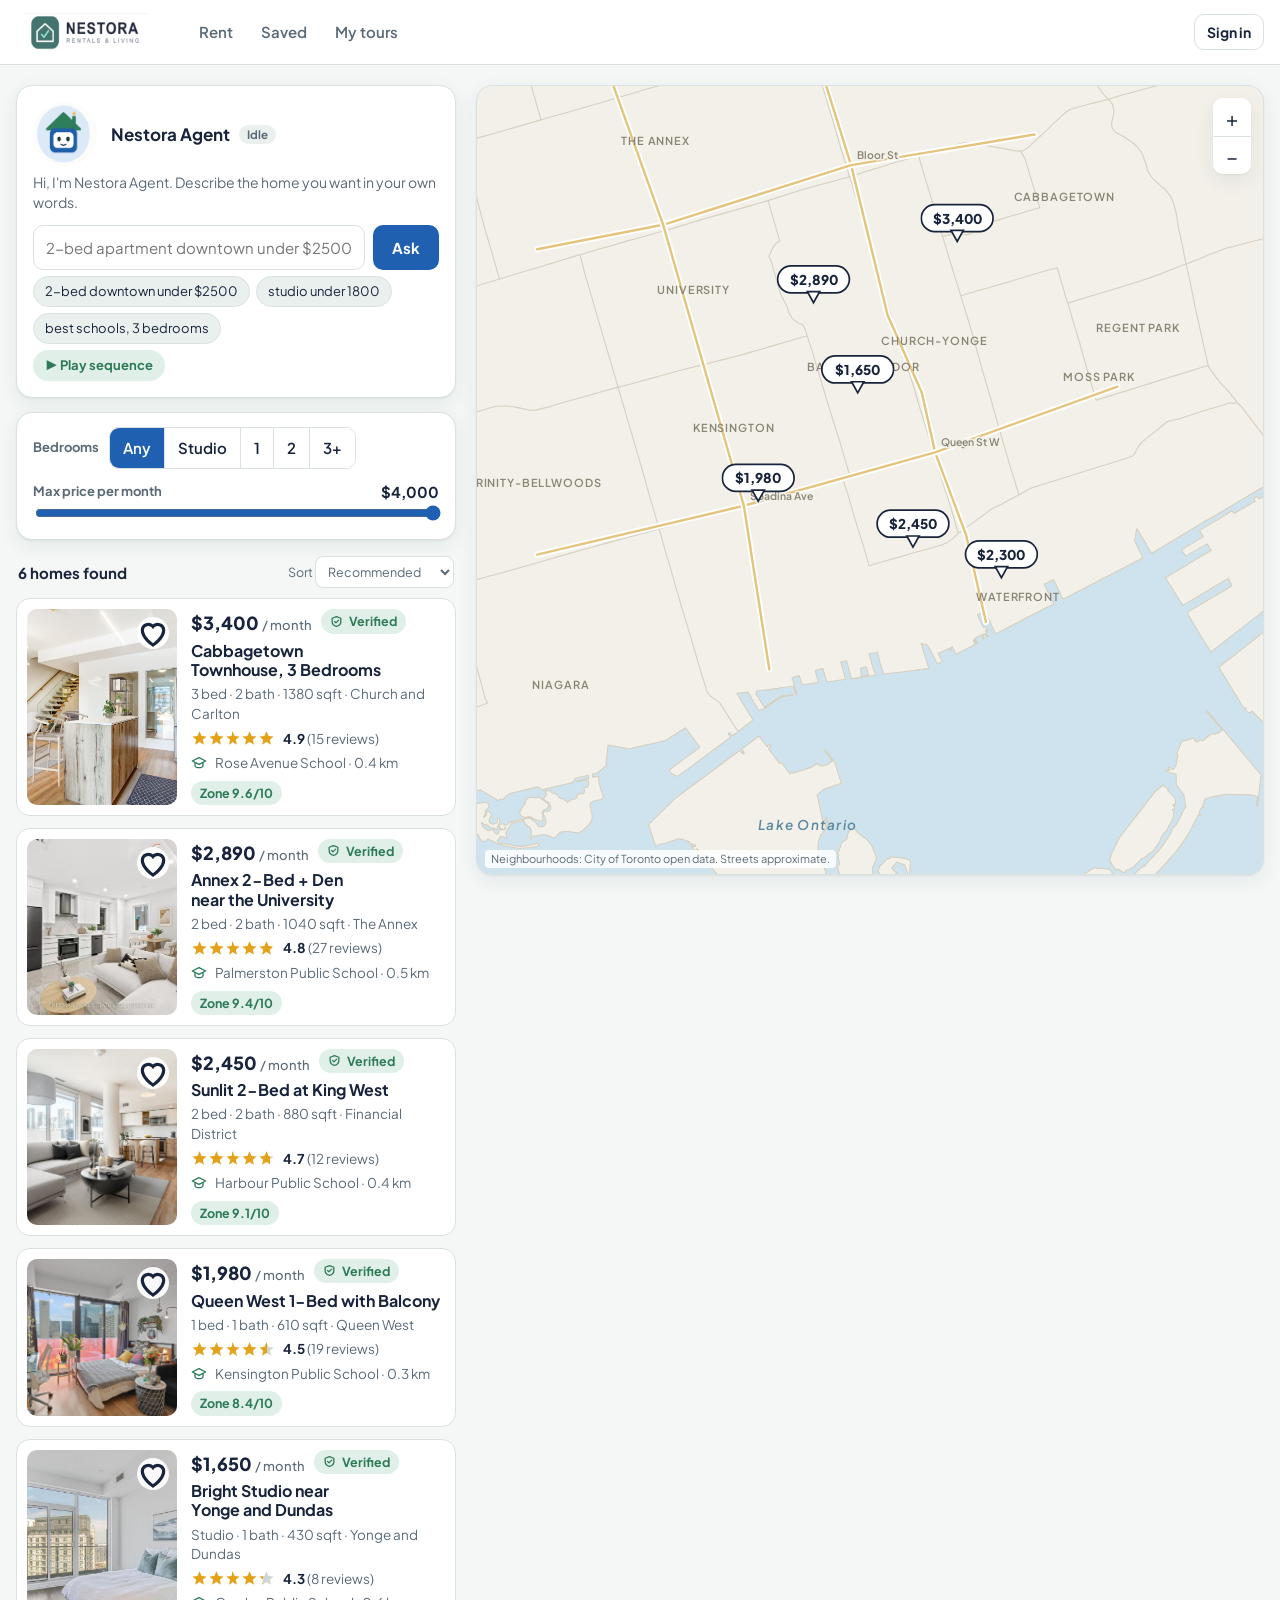
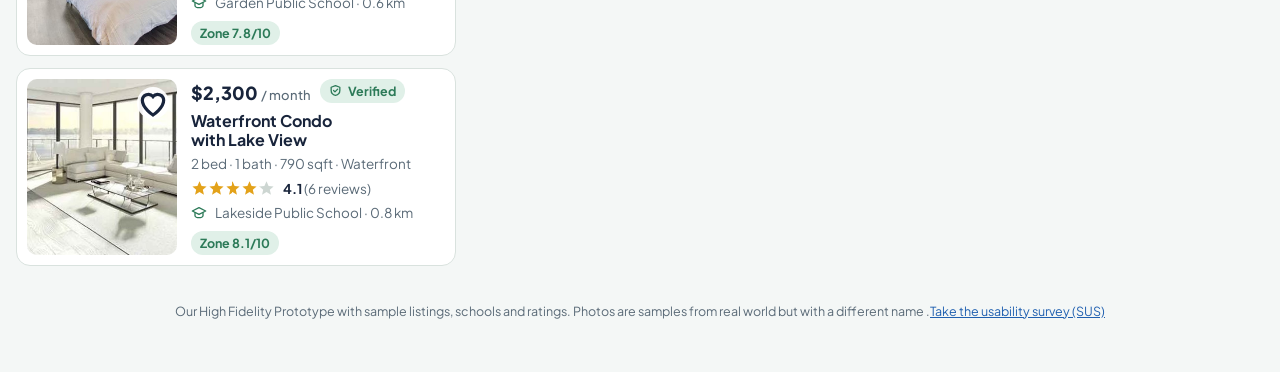
<file: index.html>
<!doctype html>
<html lang="en">
<head>
<meta charset="utf-8">
<meta name="viewport" content="width=device-width,initial-scale=1,viewport-fit=cover">
<title>Nestora</title>
<link rel="preconnect" href="https://fonts.googleapis.com">
<link rel="preconnect" href="https://fonts.gstatic.com" crossorigin>
<link rel="stylesheet" href="https://fonts.googleapis.com/css2?family=Plus+Jakarta+Sans:wght@400;500;600;700;800&display=swap">
<link rel="stylesheet" href="css/style.css">

</head>
<body>
<svg width="0" height="0" style="position:absolute" aria-hidden="true"><defs><g id="basemap"></g></defs></svg>
<header class="top"><div class="wrap">
  <button class="logo" id="logo" aria-label="Nestora home"><img src="assets/logo.png" alt="Nestora Rentals and Living"></button>
  <nav class="nav" aria-label="Main"><a href="#home">Rent</a><a href="#saved" data-saved>Saved</a><a href="#tours" data-tours>My tours</a></nav>
  <div class="spacer"></div>
  <button class="btn ghost sm" id="signin">Sign in</button>
</div></header>
<main class="wrap" id="app"></main>
<div id="layer"></div>
<button class="btn ghost sm tbtn" id="tbtn" aria-label="Open facilitator panel" hidden>Test mode</button>
<section id="tpanel" aria-label="Facilitator panel" hidden></section>
<script src="js/map-data.js"></script>
<script src="js/data.js"></script>
<script src="js/store.js"></script>
<script src="js/util.js"></script>
<script src="js/db.js"></script>
<script src="js/home.js"></script>
<script src="js/agent.js"></script>
<script src="js/property.js"></script>
<script src="js/booking.js"></script>
<script src="js/pages.js"></script>
<script src="js/test.js"></script>
<script src="js/intro.js"></script>
<script src="js/app.js"></script>
</body>
</html>
</file>
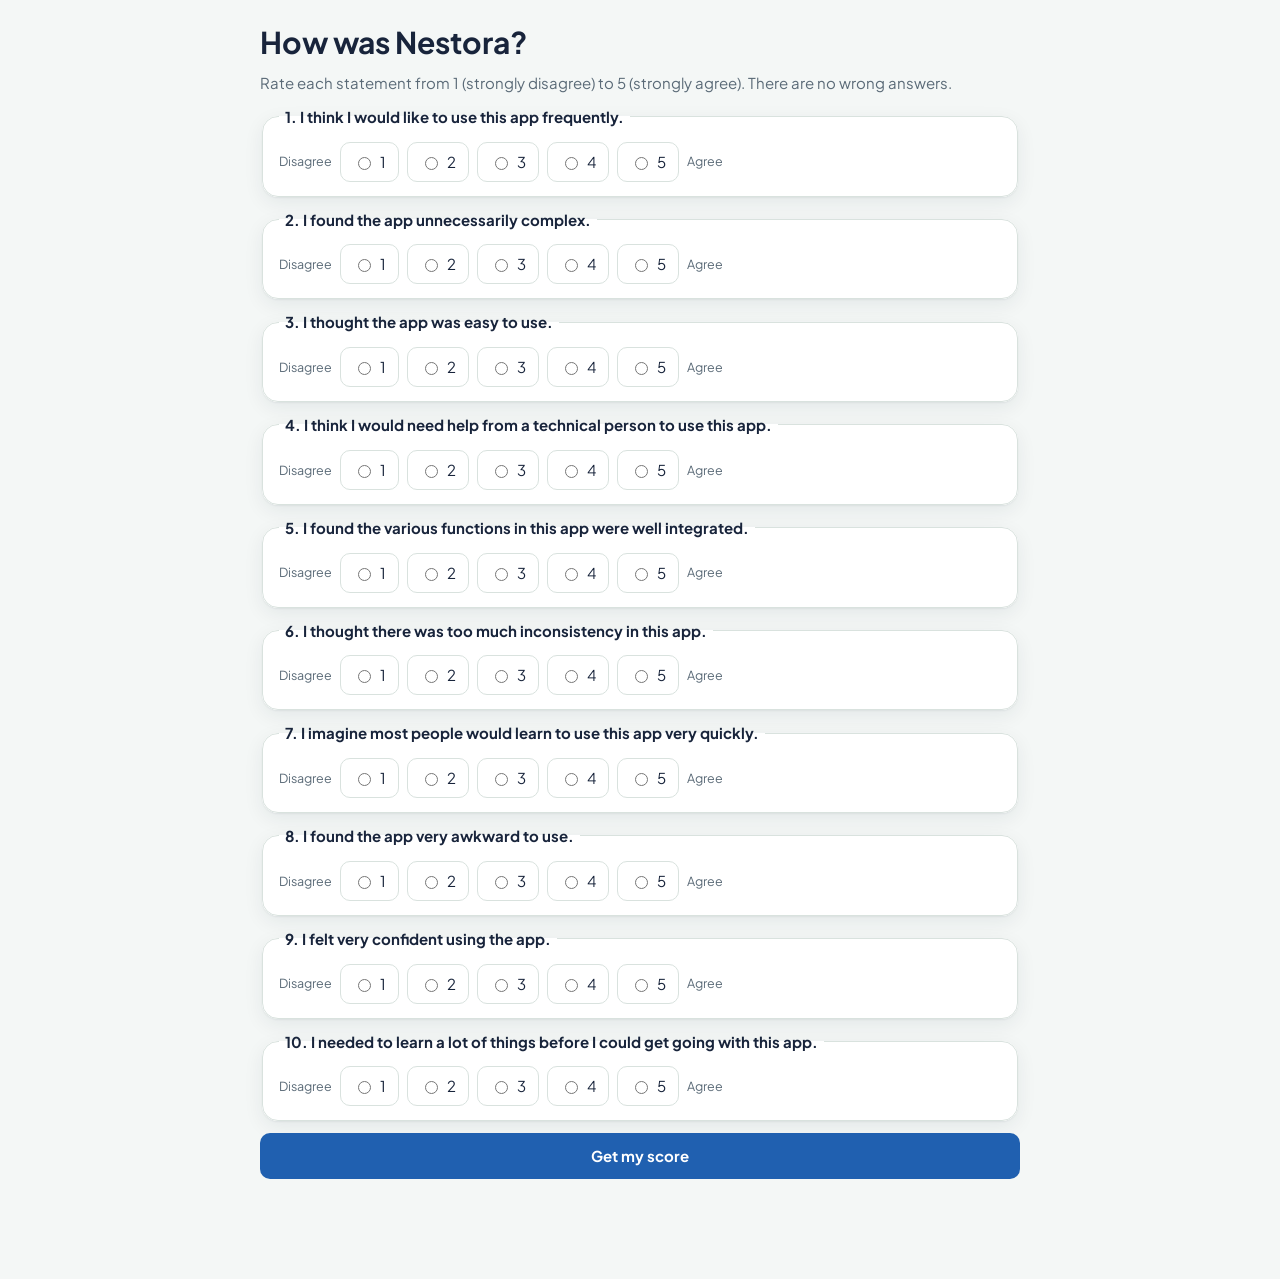
<file: sus.html>
<!doctype html>
<html lang="en">
<head>
<meta charset="utf-8">
<meta name="viewport" content="width=device-width,initial-scale=1">
<title>Nestora usability questionnaire</title>

<!-- Font (Plus Jakarta Sans from Google Fonts) and the shared colours and buttons from the main app -->
<link rel="stylesheet" href="https://fonts.googleapis.com/css2?family=Plus+Jakarta+Sans:wght@400;600;800&display=swap">
<link rel="stylesheet" href="css/style.css">

<style>
  /* One question box: padding, and a small gap between its parts */
  .q { padding: 14px 16px; display: grid; gap: 8px; }

  /* The row of 1-5 answer choices; it wraps onto a new line on small screens */
  .scale { display: flex; gap: 8px; flex-wrap: wrap; align-items: center; }

  /* Each answer is a bordered, clickable pill */
  .scale label { display: flex; gap: 6px; align-items: center; border: 1.5px solid var(--line); border-radius: 10px; padding: 8px 12px; cursor: pointer; min-height: 40px; }

  /* Colour of the round radio button */
  .scale input { accent-color: var(--action); }

  /* Centre the page and limit its width so the text is easy to read */
  main { max-width: 760px; margin: 0 auto; padding: 24px 0 60px; display: grid; gap: 12px; }
</style>
</head>

<body>
<main>
  <h1>How was Nestora?</h1>
  <p style="margin:0;color:var(--muted)">Rate each statement from 1 (strongly disagree) to 5 (strongly agree). There are no wrong answers.</p>

  <!-- The questions are added here by the script below -->
  <form id="f" class="grid" style="display:grid;gap:12px"></form>

  <button class="btn" id="go">Get my score</button>

  <!-- The score appears here after the button is clicked; hidden until then -->
  <div id="out" class="panel" style="padding:18px" hidden></div>
</main>

<script>
  /* The 10 statements of the System Usability Scale (SUS).
     Odd-numbered ones (1, 3, 5, 7, 9) are positive; even-numbered ones (2, 4, 6, 8, 10) are negative. */
  var Q = [
    "I think I would like to use this app frequently.",
    "I found the app unnecessarily complex.",
    "I thought the app was easy to use.",
    "I think I would need help from a technical person to use this app.",
    "I found the various functions in this app were well integrated.",
    "I thought there was too much inconsistency in this app.",
    "I imagine most people would learn to use this app very quickly.",
    "I found the app very awkward to use.",
    "I felt very confident using the app.",
    "I needed to learn a lot of things before I could get going with this app."
  ];

  var f = document.getElementById("f");

  /* Build one box per statement, each with the choices 1 to 5 */
  Q.forEach(function (q, i) {
    var d = document.createElement("fieldset");
    d.className = "panel q";
    d.style.border = "1px solid var(--line)";

    /* The statement text, then the "Disagree" label */
    var h = "<legend style='font-weight:700;padding:0 6px'>" + (i + 1) + ". " + q + "</legend><div class='scale'><span class='tiny'>Disagree</span>";

    /* Five radio buttons. All five in a question share the name q0, q1, q2... so only one can be picked */
    for (var v = 1; v <= 5; v++) h += "<label><input type='radio' name='q" + i + "' value='" + v + "'> " + v + "</label>";

    d.innerHTML = h + "<span class='tiny'>Agree</span></div>";
    f.appendChild(d);
  });

  /* When "Get my score" is clicked */
  document.getElementById("go").onclick = function () {
    var t = 0;      /* running total of points */
    var miss = 0;   /* how many statements were left unanswered */

    Q.forEach(function (q, i) {
      var c = f.querySelector("input[name=q" + i + "]:checked");   /* the chosen answer, if any */
      if (!c) { miss++; return; }
      var v = +c.value;                                            /* turn the text "4" into the number 4 */

      /* SUS scoring: positive statements score (answer - 1); negative ones score (5 - answer).
         Statement 1 is index 0, so even indexes are the positive ones. Each gives 0 to 4 points. */
      t += (i % 2 === 0) ? v - 1 : 5 - v;
    });

    var o = document.getElementById("out");
    o.hidden = false;

    /* Ask for every answer before showing a score */
    if (miss) { o.innerHTML = "<b>Please answer all 10 statements.</b> " + miss + " left."; return; }

    /* Total (0 to 40) times 2.5 gives the SUS score out of 100 */
    var s = t * 2.5;

    /* Show the score with a short meaning. 68 is the usual average benchmark for SUS. */
    o.innerHTML = "<h2 style='font-size:28px'>SUS score: " + s + " / 100</h2><p style='margin:6px 0 0;color:var(--muted)'>" +
      (s >= 80.3 ? "Excellent." :
       s >= 68 ? "Above average (68 is the usual benchmark)." :
       s >= 51 ? "Below average. Look at where people struggled." :
       "Poor. Fix the biggest blockers and test again.") + "</p>";
  };
</script>
</body>
</html>
</file>
<file: css/style.css>
/* ==========================================================================
   Nestora - style.css
   Next Door Neighbors Group-AP/ITEC 3230 A - Designing User Interfaces Fall 2026-2027
   Order of this file:
     1.  Colours and fonts (light and dark themes)
     2.  Page basics (reset, body, headings, links, focus)
     3.  Top bar and navigation
     4.  Buttons
     5.  Small parts (stars, chips, school line, labels, forms)
     6.  Nestora Agent card (avatar, states, video, chat bits)
     7.  Search page (filters, result cards, map)
     8.  Property page
     9.  Booking pages (steps, calendar, forms, confirmation)
    10.  Saved homes and My Tours pages
    11.  Pop-ups, toast messages, footer
    12.  Test mode (facilitator panel)
    13.  Photos
    14.  Small screens (phones and tablets)
   Rules that override earlier ones are kept after them on purpose.
   ========================================================================== */


/* ==========================================================================
   1. COLOURS AND FONTS
   Every colour is a variable, so light and dark themes only change values here.
   ========================================================================== */

/* Light theme (default) */
:root{
  --bg:#f4f7f6;                 /* page background */
  --surface:#ffffff;            /* cards, panels, top bar */
  --surface-2:#eaf0ee;          /* soft grey-green for hover and quiet areas */
  --line:#d9e2de;               /* borders and dividers */
  --text:#18243b;               /* main text (dark navy, from the logo) */
  --muted:#5a6a77;              /* secondary text */
  --brand:#2c7a58;              /* Nestora green */
  --brand-soft:#e0f0e8;         /* light green background */
  --action:#2060b0;             /* main button blue */
  --action-hover:#184f94;       /* button blue when hovered */
  --on-action:#ffffff;          /* text on blue buttons */
  --star:#e3a21a;               /* filled star */
  --star-off:#cdd6d2;           /* empty star */
  --bad:#b83227;                /* error text and borders */
  --bad-soft:#fdeceb;           /* error background */
  --good:#2c7a58;               /* success (valid field tick) */
  /* map colours */
  --map-water:#cfe3ee; --map-land:#f2f0e9; --map-edge:#d6d0c0; --map-road:#e5c47e; --map-road-c:#ffffff; --map-ink:#8a8474; --map-lake:#5b8aa3;
  --logo-bg:transparent;        /* white chip behind the logo (only needed in dark mode) */
  --shadow:0 1px 2px rgba(20,36,59,.06),0 6px 20px rgba(20,36,59,.07);
  --font:"Plus Jakarta Sans",system-ui,-apple-system,"Segoe UI",Roboto,sans-serif;
}

/* Dark theme when the device is set to dark mode (unless light was chosen) */
@media (prefers-color-scheme:dark){:root:not([data-theme="light"]){
  --bg:#0f1715; --surface:#17211e; --surface-2:#1f2c28; --line:#2c3b36;
  --text:#e9f0ed; --muted:#9db0a8; --brand:#63c196; --brand-soft:#1d3329;
  --action:#3f80d6; --action-hover:#5a93e0; --on-action:#ffffff;
  --star:#f0b93a; --star-off:#41504a; --bad:#ff8a7e; --bad-soft:#3a1f1d; --good:#63c196;
  --map-water:#1c3340; --map-land:#222b27; --map-edge:#33403a; --map-road:#6b5a33; --map-road-c:#2f3a35; --map-ink:#8c9a92; --map-lake:#6f9db5;
  --logo-bg:#ffffff; --shadow:0 1px 2px rgba(0,0,0,.4),0 6px 20px rgba(0,0,0,.35); color-scheme:dark}}

/* Dark theme when it is switched on by hand (data-theme="dark") - same values as above */
:root[data-theme="dark"]{
  --bg:#0f1715; --surface:#17211e; --surface-2:#1f2c28; --line:#2c3b36;
  --text:#e9f0ed; --muted:#9db0a8; --brand:#63c196; --brand-soft:#1d3329;
  --action:#3f80d6; --action-hover:#5a93e0; --on-action:#ffffff;
  --star:#f0b93a; --star-off:#41504a; --bad:#ff8a7e; --bad-soft:#3a1f1d; --good:#63c196;
  --map-water:#1c3340; --map-land:#222b27; --map-edge:#33403a; --map-road:#6b5a33; --map-road-c:#2f3a35; --map-ink:#8c9a92; --map-lake:#6f9db5;
  --logo-bg:#ffffff; --shadow:0 1px 2px rgba(0,0,0,.4),0 6px 20px rgba(0,0,0,.35); color-scheme:dark}


/* ==========================================================================
   2. PAGE BASICS
   ========================================================================== */

*{box-sizing:border-box}                          /* padding and borders count inside the width */

body{
  margin:0;
  background:var(--bg); color:var(--text);
  font-family:var(--font); font-size:15px; line-height:1.45;
  /* side gutters of at least 16px, wider on phones with notches */
  padding-left:max(16px,env(safe-area-inset-left,0px));
  padding-right:max(16px,env(safe-area-inset-right,0px));
  padding-block:0 40px;
}
/* paints the strip under a phone's status bar so content does not show through */
body::before{content:"";position:fixed;inset:0 0 auto;height:env(safe-area-inset-top,0px);z-index:60;background:var(--surface)}

button,input,select,textarea{font:inherit;color:inherit}   /* form controls use the page font */
a{color:var(--action)}
h1,h2,h3{margin:0;line-height:1.2;text-wrap:balance}
:focus-visible{outline:3px solid var(--action);outline-offset:2px;border-radius:6px}   /* visible keyboard focus */

.wrap{max-width:1320px;margin:0 auto}             /* centres page content */
.spacer{flex:1}                                   /* pushes items to the far side of a row */
.center{text-align:center}
.tiny{font-size:12.5px;color:var(--muted)}        /* small helper text */
.col{display:flex;flex-direction:column;gap:3px}  /* simple vertical stack */


/* ==========================================================================
   3. TOP BAR AND NAVIGATION
   ========================================================================== */

.top{
  position:sticky; top:env(safe-area-inset-top,0px); z-index:50;     /* stays at the top while scrolling */
  margin:0 calc(-1 * max(16px,env(safe-area-inset-left,0px)));       /* stretch edge to edge, past the body gutter */
  padding:0 max(16px,env(safe-area-inset-left,0px));
  background:var(--surface); border-bottom:1px solid var(--line);
}
.top .wrap{display:flex;align-items:center;gap:18px;height:64px}

.logo{display:block;background:var(--logo-bg);border-radius:10px;padding:2px 8px;border:0;cursor:pointer}
.logo img{display:block;height:38px;width:auto}

.nav{display:flex;gap:4px;margin-left:12px}
.nav a{color:var(--muted);text-decoration:none;font-weight:600;padding:8px 12px;border-radius:8px}
.nav a:hover{background:var(--surface-2);color:var(--text)}
.nav a[aria-current="page"]{color:var(--text);background:var(--surface-2)}   /* the page you are on */
.badge{display:inline-grid;place-items:center;min-width:18px;height:18px;padding:0 5px;border-radius:99px;background:var(--action);color:var(--on-action);font-size:11px;font-weight:800}   /* count next to Saved and My tours */


/* ==========================================================================
   4. BUTTONS
   .btn is the main blue button; add .alt (outlined), .ghost (plain) or .sm (small)
   ========================================================================== */

.btn{display:inline-flex;align-items:center;justify-content:center;gap:8px;border:1.5px solid transparent;border-radius:10px;padding:11px 18px;font-weight:700;cursor:pointer;background:var(--action);color:var(--on-action);text-decoration:none;min-height:44px}
.btn:hover{background:var(--action-hover)}
.btn.alt{background:var(--surface);color:var(--action);border-color:var(--action)}
.btn.alt:hover{background:var(--surface-2)}
.btn.ghost{background:transparent;color:var(--text);border-color:var(--line)}
.btn.ghost:hover{background:var(--surface-2)}
.btn.sm{padding:7px 12px;min-height:36px;font-size:14px}
.btn[disabled]{opacity:.5;cursor:not-allowed}

.iconbtn{width:44px;height:44px;border-radius:10px;border:1px solid var(--line);background:var(--surface);cursor:pointer;display:grid;place-items:center}   /* square button with an icon, such as the pop-up close */
.replay{background:none;border:0;color:var(--action);text-decoration:underline;cursor:pointer;font:inherit}               /* "Replay intro" text link */


/* ==========================================================================
   5. SMALL PARTS
   ========================================================================== */

/* Star rating: a row of 5 stars filled up to --p (set in the page, e.g. 94% for 4.7). */
.stars{
  --p:90%; display:inline-block; width:84px; height:16px; vertical-align:middle;
  background:linear-gradient(90deg,var(--star) var(--p),var(--star-off) var(--p));   /* gold up to --p, grey after */
  /* the star shape is cut out of the colour with a mask (webkit prefix for Safari) */
  -webkit-mask:url("data:image/svg+xml,%3Csvg xmlns='http://www.w3.org/2000/svg' viewBox='0 0 24 24'%3E%3Cpath d='M12 2l3.1 6.9 7.4.7-5.6 5 1.7 7.4L12 18l-6.6 4 1.7-7.4-5.6-5 7.4-.7z'/%3E%3C/svg%3E") 0 0/16.8px 16px repeat-x;
  mask:url("data:image/svg+xml,%3Csvg xmlns='http://www.w3.org/2000/svg' viewBox='0 0 24 24'%3E%3Cpath d='M12 2l3.1 6.9 7.4.7-5.6 5 1.7 7.4L12 18l-6.6 4 1.7-7.4-5.6-5 7.4-.7z'/%3E%3C/svg%3E") 0 0/16.8px 16px repeat-x;
}
.rate{display:flex;align-items:center;gap:8px;font-size:13.5px;color:var(--muted)}   /* stars + number of reviews */
.rate b{color:var(--text)}

/* Green pill label, such as "Verified" and "Zone 9.1/10" */
.chip{display:inline-flex;align-items:center;gap:6px;font-size:12.5px;font-weight:700;padding:3px 9px;border-radius:99px;background:var(--brand-soft);color:var(--brand)}
.chip svg{width:13px;height:13px}

/* School line under each listing */
.school{display:flex;align-items:center;gap:8px;font-size:13.5px;color:var(--muted);flex-wrap:wrap}
.school svg{flex:none;color:var(--brand)}

/* White rounded box used for most panels */
.panel{background:var(--surface);border:1px solid var(--line);border-radius:16px;box-shadow:var(--shadow)}

/* Text boxes */
.field{width:100%;border:1.5px solid var(--line);background:var(--surface);border-radius:10px;padding:10px 12px;min-height:44px}
.field:focus{outline:none;border-color:var(--action);box-shadow:0 0 0 3px color-mix(in srgb,var(--action) 25%,transparent)}
.field.bad{border-color:var(--bad);background:var(--bad-soft)}      /* box with an error */
label.lb{font-size:13px;font-weight:700;color:var(--muted)}
input[type=range]{width:100%;accent-color:var(--action)}            /* price slider */

.empty{padding:28px;text-align:center;color:var(--muted);border:1.5px dashed var(--line);border-radius:14px}   /* "no results yet" message */


/* ==========================================================================
   6. NESTORA AGENT CARD
   ========================================================================== */

/* Card layout: avatar | name | video, then text, form and chips across the full width */
.agent{padding:16px;display:grid;grid-template-columns:64px 1fr 132px;gap:6px 14px;align-items:center}
.agent h2{font-size:17px}
.agent .say{font-size:14px;color:var(--muted)}                       /* what the agent is saying */
.agent form{grid-column:1/-1;display:flex;gap:8px;margin-top:6px}    /* question box + Ask button */
.avst{font-size:11.5px;font-weight:700;padding:2px 8px;border-radius:99px;background:var(--surface-2);color:var(--muted);vertical-align:2px;margin-left:6px}   /* state label: Idle, Listening... */

.chips{grid-column:1/-1;display:flex;gap:6px;flex-wrap:wrap}        /* example questions */
.chips button{border:1px solid var(--line);background:var(--surface-2);border-radius:99px;padding:5px 11px;font-size:13px;cursor:pointer;color:var(--text)}
.chips button:hover{border-color:var(--action)}
.chips .play{background:var(--brand-soft);color:var(--brand);border-color:transparent;font-weight:700}   /* "Play sequence" button */
.reply{grid-column:1/-1;background:var(--surface-2);border-radius:12px;padding:10px 12px;font-size:14px}  /* agent's answer */

/* Avatar: the image, a ring around it (::after) and a sparkle (::before) */
.avatar{position:relative;width:64px;height:64px}
.avatar img{width:64px;height:64px;display:block;border-radius:50%;transform-origin:50% 80%;animation:bob 4.5s ease-in-out infinite}   /* idle: floats gently */
.avatar::after{content:"";position:absolute;inset:-4px;border-radius:50%;border:3px solid var(--brand);opacity:0;transform:scale(.9)}   /* ring, hidden until a state shows it */
.avatar::before{content:"\2726";position:absolute;right:-6px;top:-6px;font-size:20px;color:var(--star);opacity:0;z-index:2}              /* sparkle, shown when happy */

/* Avatar states (class is set by the script: st-idle, st-listening, st-thinking, st-speaking, st-happy) */
.st-listening img{animation:tilt 1.8s ease-in-out infinite}                                      /* tilts while the person types */
.st-listening::after{opacity:.8;transform:scale(1);border-color:var(--brand);animation:none}     /* steady green ring */
.st-thinking img{animation:wob .8s ease-in-out infinite}                                         /* wobbles while searching */
.st-thinking::after{animation:ring 1.1s ease-out infinite}                                        /* pulsing ring */
.st-speaking img{animation:talk .36s ease-in-out infinite alternate}                              /* squishes while "talking" */
.st-speaking::after{border-color:var(--action);animation:ring 1.4s ease-out infinite}             /* blue ring */
.st-happy img{animation:hop .6s ease-out 2}                                                       /* hops twice */
.st-happy::before{animation:spark 1.2s ease-out 2}                                                /* sparkle */
.st-happy::after{border-color:var(--star);animation:ring 1.1s ease-out 2}                         /* gold ring */

/* Animations used by the avatar */
@keyframes bob{0%,100%{transform:translateY(0)}50%{transform:translateY(-3px)}}
@keyframes ring{0%{opacity:.8;transform:scale(.9)}100%{opacity:0;transform:scale(1.25)}}
@keyframes tilt{0%,100%{transform:rotate(-5deg)}50%{transform:rotate(5deg)}}
@keyframes wob{0%,100%{transform:rotate(-8deg) translateY(0)}50%{transform:rotate(8deg) translateY(-3px)}}
@keyframes talk{from{transform:scale(1,1)}to{transform:scale(1.04,.95)}}
@keyframes hop{0%{transform:translateY(0)}40%{transform:translateY(-12px) scale(1.05)}100%{transform:translateY(0)}}
@keyframes spark{0%{opacity:0;transform:translate(0,6px) scale(.5)}40%{opacity:1}100%{opacity:0;transform:translate(6px,-10px) scale(1.2)}}

/* Nesti welcome video in the card's top-right corner */
.nv{position:relative;width:132px;aspect-ratio:16/9;border-radius:10px;overflow:hidden;background:#cfe6df;border:1.5px solid var(--line)}
.nv[hidden]{display:none}                                      /* hidden if the video cannot play */
.nv video{display:block;width:100%;height:100%;object-fit:cover}
.nvp{position:absolute;inset:0;display:grid;place-items:center;border:0;background:rgba(10,30,24,.28);color:#fff;font-size:20px;cursor:pointer}   /* play button over the video */
.nv.on .nvp{display:none}                                      /* hide it while the video plays */
.nvs{position:absolute;right:4px;bottom:4px;width:22px;height:22px;padding:0;border:0;border-radius:50%;background:rgba(255,255,255,.92);color:#18243b;cursor:pointer;display:none;place-items:center}   /* small sound button */
.nv.on .nvs{display:grid}                                      /* show it only while the video plays */

/* People who prefer less motion: turn the avatar animation off (keep the sparkle visible when happy) */
@media (prefers-reduced-motion:reduce){
  .avatar img,.avatar::before,.avatar::after{animation:none!important}
  .st-happy::before{opacity:1}
}


/* ==========================================================================
   7. SEARCH PAGE
   ========================================================================== */

/* Two columns: results on the left, map on the right */
.home{display:grid;grid-template-columns:minmax(0,440px) minmax(0,1fr);gap:20px;padding-top:20px;align-items:start}

/* Filters panel */
.filters{padding:14px 16px;margin-top:14px;display:grid;gap:12px}
.frow{display:flex;gap:10px;flex-wrap:wrap;align-items:center}
.seg{display:inline-flex;border:1.5px solid var(--line);border-radius:10px;overflow:hidden}     /* Studio / 1 / 2 / 3+ buttons */
.seg button{border:0;background:var(--surface);padding:8px 13px;cursor:pointer;font-weight:600;min-height:40px}
.seg button+button{border-left:1.5px solid var(--line)}
.seg button[aria-pressed="true"]{background:var(--action);color:var(--on-action)}                 /* chosen option */

/* "6 homes found" row with the sort menu */
.resbar{display:flex;align-items:center;justify-content:space-between;margin:16px 2px 10px}
.resbar select{border:1.5px solid var(--line);background:var(--surface);border-radius:8px;padding:6px 8px}

/* Result cards */
.cards{display:grid;gap:12px}
.card{display:grid;grid-template-columns:150px 1fr;gap:14px;padding:10px;background:var(--surface);border:1.5px solid var(--line);border-radius:14px;cursor:pointer;text-align:left;width:100%;transition:border-color .15s,box-shadow .15s}
.card:hover,.card.on{border-color:var(--action);box-shadow:var(--shadow)}      /* hovered or picked on the map */
.card .ph{border-radius:10px;overflow:hidden;position:relative;min-height:128px}   /* picture box */
.card .ph svg{position:absolute;inset:0;width:100%;height:100%}
.card h3{font-size:16px}
.card .col{display:flex;flex-direction:column;gap:5px;min-width:0}
.price{font-weight:800;font-size:18px}
.price small{font-weight:500;color:var(--muted);font-size:13px}
.facts{font-size:13.5px;color:var(--muted)}                                     /* beds, baths, size, area */
.heart{position:absolute;top:8px;right:8px;width:32px;height:32px;border-radius:50%;border:0;background:rgba(255,255,255,.92);display:grid;place-items:center;cursor:pointer;color:#18243b}   /* save button on a card */
.heart[aria-pressed="true"]{color:#d0342c}                                      /* saved = red */
.heart svg{fill:none;stroke:currentColor;stroke-width:2.4}                      /* outline heart... */
.heart[aria-pressed="true"] svg{fill:currentColor}                              /* ...filled when saved */

/* Map: sticks to the screen while the list scrolls */
.mapbox{position:sticky;top:calc(84px + env(safe-area-inset-top,0px));height:calc(100vh - 110px);min-height:480px;border-radius:16px;overflow:hidden;border:1px solid var(--line);box-shadow:var(--shadow);background:var(--map-water)}
.mapbox>svg{width:100%;height:100%;display:block}
.m-water{fill:var(--map-water)}
.m-land{fill:var(--map-land);stroke:var(--map-edge);stroke-width:.9;stroke-linejoin:round;fill-rule:evenodd}   /* neighbourhoods */
.m-road-c{fill:none;stroke:var(--map-road-c);stroke-width:5;stroke-linecap:round;stroke-linejoin:round}      /* road outline */
.m-road{fill:none;stroke:var(--map-road);stroke-width:2;stroke-linecap:round;stroke-linejoin:round}          /* road centre line */
.m-lbl{font:600 9px var(--font);letter-spacing:.7px;fill:var(--map-ink);text-anchor:middle}                  /* neighbourhood names */
.m-st{font:600 8.5px var(--font);fill:var(--map-ink);paint-order:stroke;stroke:var(--map-land);stroke-width:2.6}   /* street names */
.m-lake{font:italic 600 11px var(--font);fill:var(--map-lake);letter-spacing:1px}                            /* "Lake Ontario" */

/* Price pins on the map */
.pin{cursor:pointer}
.pin rect{fill:var(--surface);stroke:var(--text);stroke-width:1.4}
.pin text{font:800 11px var(--font);fill:var(--text);text-anchor:middle}
.pin .tail{fill:var(--surface);stroke:var(--text);stroke-width:1.4}                  /* small point under the pin */
.pin.on rect,.pin:hover rect{fill:var(--action);stroke:var(--action)}                /* picked or hovered pin turns blue */
.pin.on text,.pin:hover text{fill:var(--on-action)}
.pin.on .tail,.pin:hover .tail{fill:var(--action);stroke:var(--action)}

.mapctl{position:absolute;right:12px;top:12px;display:flex;flex-direction:column;border-radius:10px;overflow:hidden;box-shadow:var(--shadow);background:var(--surface)}   /* zoom + and - */
.mapctl button{width:38px;height:38px;border:0;background:var(--surface);font-size:20px;cursor:pointer}
.mapctl button+button{border-top:1px solid var(--line)}
.attr{position:absolute;left:8px;bottom:6px;font-size:11px;background:color-mix(in srgb,var(--surface) 85%,transparent);padding:1px 6px;border-radius:4px;color:var(--muted)}   /* map credit */

/* Small card that opens when a pin is clicked */
.pop{position:absolute;left:12px;right:12px;bottom:34px;display:grid;grid-template-columns:96px 1fr auto;gap:12px;padding:10px;align-items:center;max-width:460px}
.pop .ph{height:72px;border-radius:8px;overflow:hidden;position:relative}
.pop .ph svg{position:absolute;inset:0;width:100%;height:100%}


/* ==========================================================================
   8. PROPERTY PAGE
   ========================================================================== */

.page{padding-top:20px}                                                  /* used by property, booking, saved and tours pages */
.crumb{display:flex;align-items:center;gap:10px;margin-bottom:14px}      /* "Back to results" row */
.two{display:grid;grid-template-columns:minmax(0,1fr) 360px;gap:24px;align-items:start}   /* main column + side card */
.sticky{position:sticky;top:calc(84px + env(safe-area-inset-top,0px))}   /* side card stays in view */
.side{padding:18px;display:grid;gap:12px}                                /* price, tour and contact buttons */

/* Photo gallery: one large photo and two small ones */
.gal{display:grid;grid-template-columns:2fr 1fr;grid-template-rows:1fr 1fr;gap:8px;height:380px;border-radius:16px;overflow:hidden}
.gal>div{position:relative;overflow:hidden}
.gal>div:first-child{grid-row:1/3}                                       /* large photo spans both rows */
.gal svg{position:absolute;inset:0;width:100%;height:100%}

.sec{margin-top:26px}                                                    /* a section of the page */
.sec h2{font-size:20px;margin-bottom:12px}
.kd{display:grid;grid-template-columns:repeat(auto-fit,minmax(130px,1fr));gap:10px}   /* key details boxes */
.kd div{background:var(--surface);border:1px solid var(--line);border-radius:12px;padding:12px}
.kd b{display:block;font-size:20px}
.kd span{font-size:13px;color:var(--muted)}
.am{display:flex;flex-wrap:wrap;gap:8px}                                 /* amenities */
.am span{background:var(--surface);border:1px solid var(--line);padding:6px 12px;border-radius:99px;font-size:14px}

/* School locator: mini map on the left, school list on the right */
.sl{display:grid;grid-template-columns:minmax(0,1.1fr) minmax(0,1fr);gap:16px}
.sl .mini{border-radius:12px;overflow:hidden;border:1px solid var(--line);aspect-ratio:4/3}
.sl .mini svg{width:100%;height:100%;display:block}
.spin circle{fill:#d98b2b;stroke:#fff;stroke-width:2}                                                         /* school marker */
.spin text{font:700 9px var(--font);fill:var(--text);paint-order:stroke;stroke:var(--map-land);stroke-width:2.4}   /* its number */
.srow{display:grid;grid-template-columns:1fr auto;gap:2px 10px;padding:10px 0;border-bottom:1px solid var(--line)}
.srow:last-child{border:0}
.score{font-weight:800;color:var(--brand)}
.zone{display:flex;align-items:center;justify-content:space-between;gap:10px;background:var(--brand-soft);color:var(--brand);border-radius:12px;padding:10px 14px;font-weight:700;margin-bottom:8px}   /* school zone score bar */

.rev{background:var(--surface);border:1px solid var(--line);border-radius:12px;padding:14px;margin-bottom:10px}   /* one review */


/* ==========================================================================
   9. BOOKING PAGES
   ========================================================================== */

/* Progress steps across the top: 1 Select Date, 2 Confirm Details, 3 Confirmation */
.steps{display:grid;grid-template-columns:repeat(3,1fr);gap:8px;margin-bottom:18px}
.steps div{padding:10px 12px;border-radius:12px;background:var(--surface-2);border:1.5px solid transparent;font-weight:600;color:var(--muted);display:flex;gap:10px;align-items:center}
.steps i{font-style:normal;width:26px;height:26px;border-radius:50%;display:grid;place-items:center;background:var(--surface);border:1.5px solid var(--line);font-size:13px;flex:none}   /* step number circle */
.steps .cur{border-color:var(--action);background:var(--surface);color:var(--text)}                         /* current step */
.steps .cur i{background:var(--action);color:var(--on-action);border-color:var(--action)}
.steps .done{color:var(--text)}                                                                              /* finished step */
.steps .done i{background:var(--brand);color:#fff;border-color:var(--brand)}

.form{padding:22px;display:grid;gap:16px}
.form h2{font-size:22px}

/* Calendar */
.cal{border:1.5px solid var(--line);border-radius:14px;padding:12px}
.calh{display:flex;justify-content:space-between;align-items:center;margin-bottom:8px;font-weight:700}   /* month name and arrows */
.grid7{display:grid;grid-template-columns:repeat(7,1fr);gap:4px;text-align:center}                          /* 7 days a week */
.grid7 .dow{font-size:12px;color:var(--muted);font-weight:700;padding:4px 0}                                 /* Su Mo Tu... */
.day{height:44px;border:0;border-radius:10px;background:var(--surface-2);cursor:pointer;font-weight:600;min-height:40px}
.day:hover:not([disabled]){outline:2px solid var(--action)}
.day[disabled]{background:transparent;color:var(--muted);opacity:.4;cursor:not-allowed}                      /* past days and Sundays */
.day[aria-pressed="true"]{background:var(--action);color:var(--on-action)}                                   /* chosen day */

/* Time slots */
.slots{display:flex;gap:8px;flex-wrap:wrap}
.slot{border:1.5px solid var(--line);background:var(--surface);border-radius:10px;padding:9px 14px;font-weight:600;cursor:pointer;min-height:40px}
.slot[aria-pressed="true"]{border-color:var(--action);background:var(--action);color:var(--on-action)}
.slot[disabled]{opacity:.4;text-decoration:line-through;cursor:not-allowed}                                  /* taken time */

/* Form fields with checking */
.ff{display:grid;gap:5px}                                           /* label + box + message */
.ff label{font-size:14px;font-weight:700}
.msg{font-size:13px;color:var(--bad);display:flex;gap:6px;align-items:center;min-height:0}   /* error message under a field */
.tick{position:relative}
.tick .ok{position:absolute;right:12px;top:12px;color:var(--good);display:none}              /* green tick, hidden until valid */
.tick.valid .ok{display:block}
.tick.valid .field{border-color:var(--good)}
.row2{display:grid;grid-template-columns:1fr 1fr;gap:14px}                                     /* two fields side by side */

/* Summary and confirmation */
.sum{display:grid;grid-template-columns:96px 1fr;gap:12px;align-items:center}                 /* property summary in the side card */
.sum .ph{height:72px;border-radius:10px;overflow:hidden;position:relative}
.sum .ph svg{position:absolute;inset:0;width:100%;height:100%}
.when{border:1.5px dashed var(--line);border-radius:12px;padding:12px 14px;display:flex;justify-content:space-between;gap:10px;align-items:center}   /* date and time box */
.actions{display:flex;gap:10px;flex-wrap:wrap}                                                 /* row of buttons */
.actions .grow{flex:1}
.okbig{width:84px;height:84px;border-radius:50%;background:var(--brand-soft);display:grid;place-items:center;margin:0 auto;color:var(--brand)}   /* big green tick */
.next{display:grid;gap:10px}                                                                   /* "What happens next" list */
.next div{display:flex;gap:12px;align-items:flex-start}
.next i{font-style:normal;flex:none;width:26px;height:26px;border-radius:50%;background:var(--action);color:var(--on-action);display:grid;place-items:center;font-size:13px;font-weight:700}


/* ==========================================================================
   10. SAVED HOMES AND MY TOURS
   ========================================================================== */

.grid2{grid-template-columns:repeat(auto-fill,minmax(min(100%,420px),1fr))}   /* saved cards in as many columns as fit */
.tlist{display:grid;gap:12px}
.trow{display:grid;grid-template-columns:120px 1fr auto;gap:14px;padding:12px;align-items:center}   /* one tour */
.trow .ph{height:88px;border-radius:10px;overflow:hidden;position:relative}
.trow .ph svg{position:absolute;inset:0;width:100%;height:100%}
.trow.off{opacity:.65}                                           /* cancelled tour */
.st-cancelled{background:var(--bad-soft);color:var(--bad)}       /* status chips (come after .chip so they win) */
.st-rescheduled{background:var(--surface-2);color:var(--text)}


/* ==========================================================================
   11. POP-UPS, TOAST MESSAGES, FOOTER
   ========================================================================== */

.scrim{position:fixed;inset:0;background:rgba(10,18,16,.55);display:grid;place-items:center;padding:16px;z-index:80;overflow:auto}   /* dark layer behind a pop-up */
.modal{width:100%;max-width:460px;padding:22px;display:grid;gap:14px;background:var(--surface);border-radius:16px;box-shadow:0 20px 60px rgba(0,0,0,.35)}
.mh{display:flex;justify-content:space-between;align-items:center}   /* pop-up title and close button */
.mh h2{font-size:22px}
.who{display:flex;gap:12px;align-items:center;padding-bottom:12px;border-bottom:1px solid var(--line)}   /* landlord name row */
.who .ava{width:44px;height:44px;border-radius:50%;background:var(--brand-soft);color:var(--brand);display:grid;place-items:center;font-weight:800}   /* landlord initials */

.toast{position:fixed;left:50%;bottom:max(20px,env(safe-area-inset-bottom,0px));transform:translateX(-50%);background:var(--text);color:var(--bg);padding:10px 16px;border-radius:10px;z-index:90;font-weight:600;box-shadow:var(--shadow)}   /* short message at the bottom */

.foot{margin-top:36px;font-size:12.5px;color:var(--muted);text-align:center}


/* ==========================================================================
   12. TEST MODE (facilitator panel; the button is hidden from testers)
   ========================================================================== */

.tbtn{position:fixed;left:max(12px,env(safe-area-inset-left,0px));bottom:max(12px,env(safe-area-inset-bottom,0px));z-index:70;opacity:.75}
.tbtn[hidden]{display:none}                                      /* hidden until the facilitator shows it */
#tpanel{position:fixed;left:max(12px,env(safe-area-inset-left,0px));bottom:max(56px,calc(env(safe-area-inset-bottom,0px) + 52px));z-index:70;width:min(440px,calc(100vw - 24px));max-height:70vh;overflow:auto;background:var(--surface);border:1px solid var(--line);border-radius:14px;box-shadow:var(--shadow);padding:16px;display:grid;gap:10px}
#tpanel[hidden]{display:none}
.tl{margin:0;padding:0;list-style:none;display:grid;gap:10px}     /* task list */
.tt{display:grid;gap:6px;padding:10px;border:1px solid var(--line);border-radius:10px}   /* one task */


/* ==========================================================================
   13. PHOTOS
   Real photos fill their box like the drawn pictures do.
   ========================================================================== */

.ph img,.gal img{position:absolute;inset:0;width:100%;height:100%;object-fit:cover;display:block}


/* ==========================================================================
   14. SMALL SCREENS
   Kept last so these rules override the ones above.
   ========================================================================== */

/* Tablets and narrow windows */
@media (max-width:1000px){
  .home{grid-template-columns:minmax(0,1fr)}                     /* one column: map first, then list */
  .mapbox{position:relative;top:0;height:380px;min-height:0;order:-1}
  .two{grid-template-columns:minmax(0,1fr)}                      /* side card goes under the main column */
  .sticky{position:static}
  .nav{display:none}                                             /* hide the top links */
}

/* Phones */
@media (max-width:620px){
  .card{grid-template-columns:1fr}.card .ph{height:150px}        /* picture above the text */
  .gal{height:240px;grid-template-columns:1fr;grid-template-rows:1fr}.gal>div:not(:first-child){display:none}.gal>div:first-child{grid-row:auto}   /* only the large photo */
  .sl,.row2{grid-template-columns:1fr}
  .steps div span{display:none}                                  /* step numbers only, no names */
  .pop{grid-template-columns:72px 1fr}.pop .btn{grid-column:1/-1}
  .trow{grid-template-columns:1fr}.trow .col{align-items:flex-start!important}
}

/* Very small phones: the video moves under the avatar */
@media (max-width:420px){
  .agent{grid-template-columns:64px 1fr}
  .nv{grid-column:1/-1;width:100%}
}
</file>
